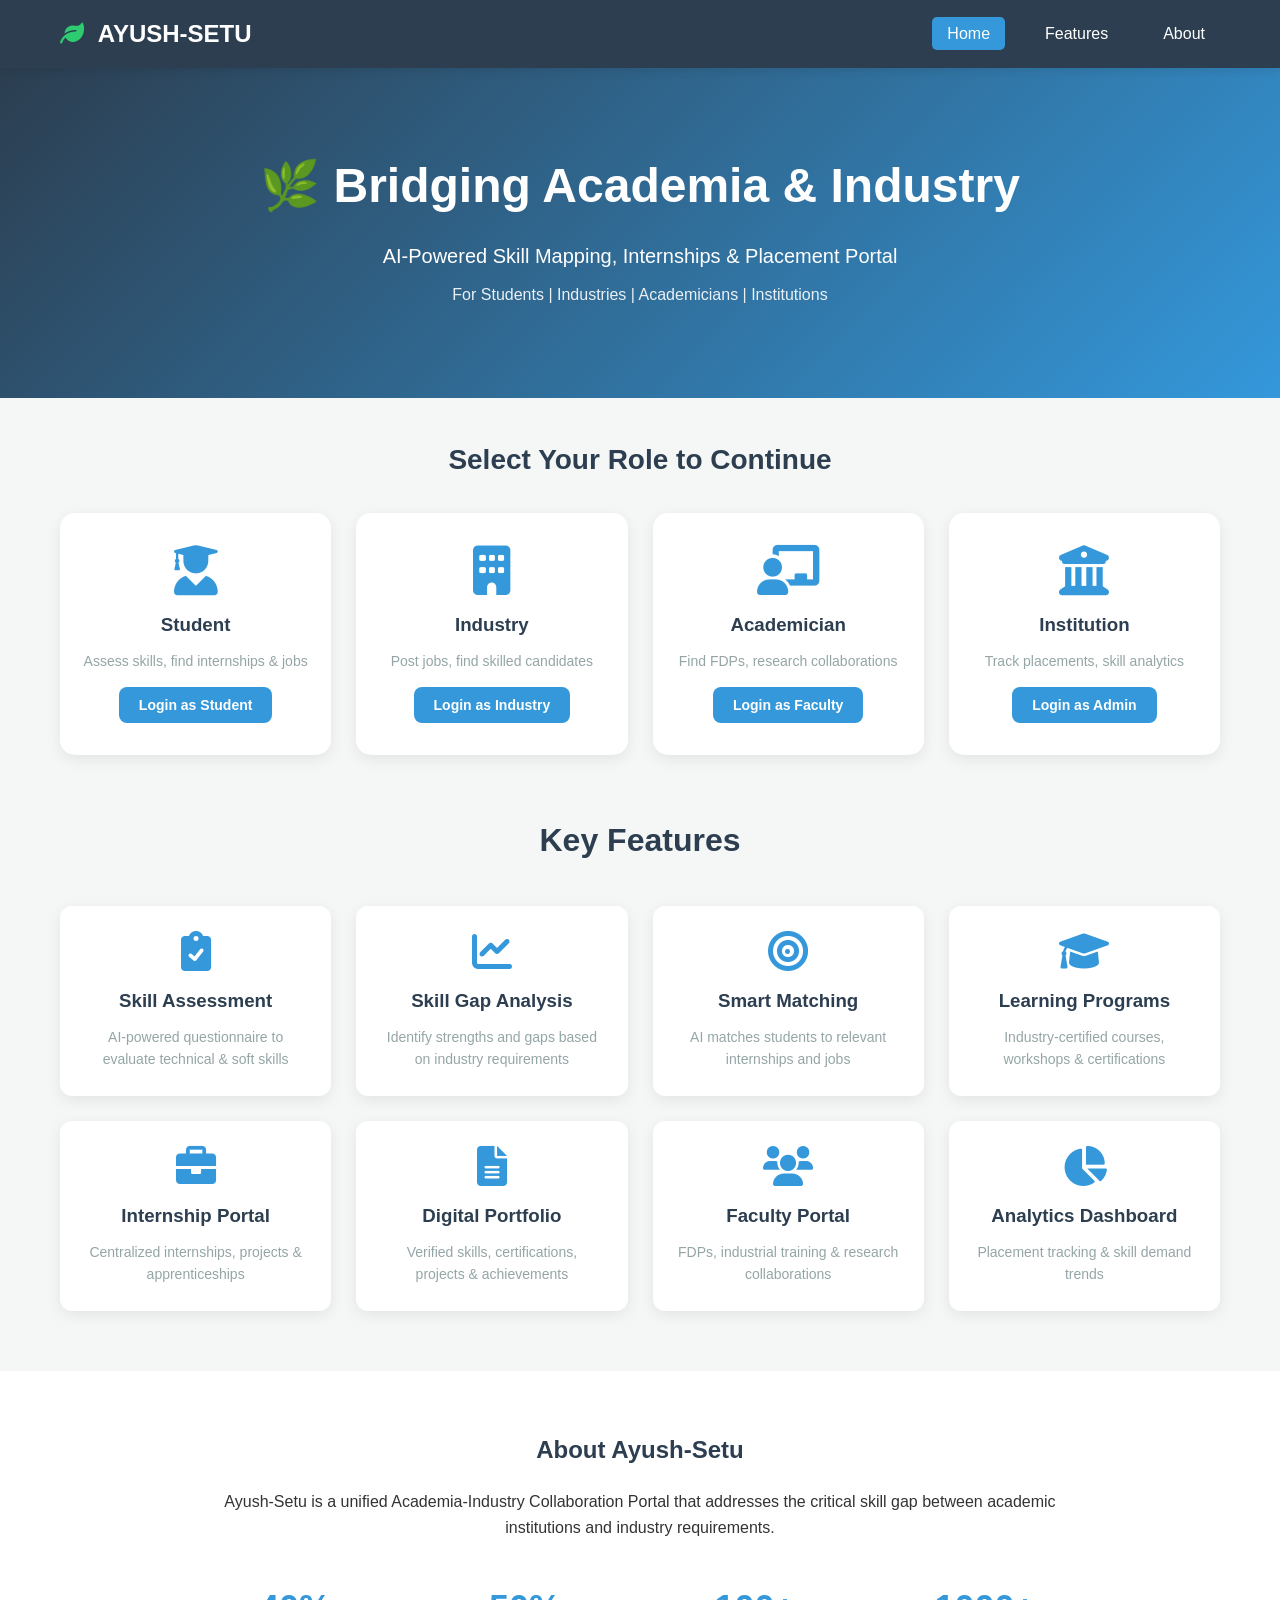
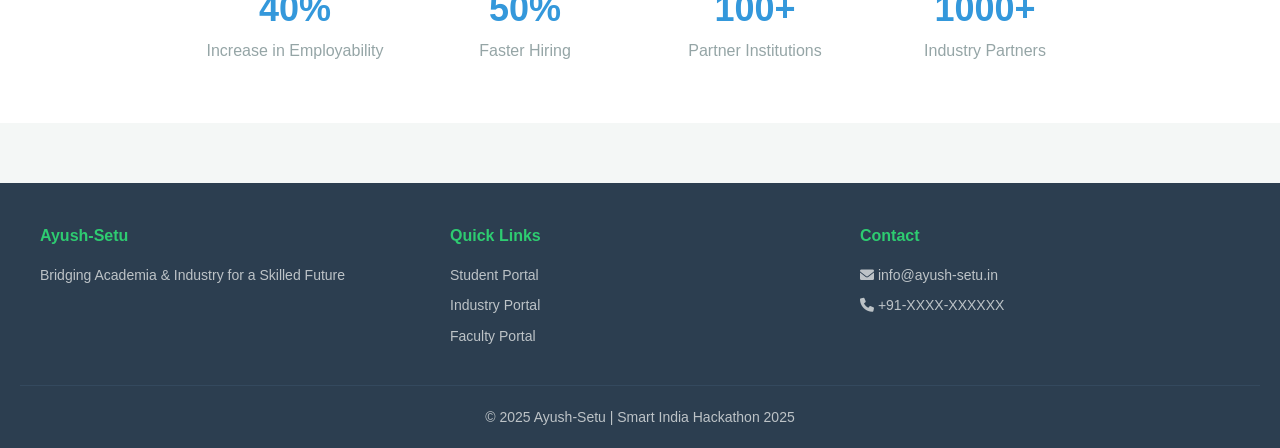
<file: index.html>
<!DOCTYPE html>
<html lang="en">
<head>
    <meta charset="UTF-8">
    <meta name="viewport" content="width=device-width, initial-scale=1.0">
    <title>Ayush-Setu | Academia-Industry Collaboration Portal</title>
    <link rel="stylesheet" href="css/style.css">
    <link href="https://cdnjs.cloudflare.com/ajax/libs/font-awesome/6.0.0/css/all.min.css" rel="stylesheet">
</head>
<body>

<nav class="navbar">
    <div class="nav-container">
        <div class="logo"><i class="fas fa-leaf"></i> AYUSH-SETU</div>
        <ul class="nav-links">
            <li><a href="index.html" class="active">Home</a></li>
            <li><a href="#features">Features</a></li>
            <li><a href="#about">About</a></li>
        </ul>
    </div>
</nav>

<section class="hero">
    <div class="hero-content">
        <h1>🌿 Bridging Academia & Industry</h1>
        <p>AI-Powered Skill Mapping, Internships & Placement Portal</p>
        <p class="subtitle">For Students | Industries | Academicians | Institutions</p>
    </div>
</section>

<section class="login-section">
    <h2>Select Your Role to Continue</h2>
    <div class="login-cards">
        <div class="login-card" onclick="window.location.href='student.html'">
            <i class="fas fa-user-graduate"></i>
            <h3>Student</h3>
            <p>Assess skills, find internships & jobs</p>
            <button class="btn btn-primary">Login as Student</button>
        </div>
        <div class="login-card" onclick="window.location.href='company.html'">
            <i class="fas fa-building"></i>
            <h3>Industry</h3>
            <p>Post jobs, find skilled candidates</p>
            <button class="btn btn-primary">Login as Industry</button>
        </div>
        <div class="login-card" onclick="window.location.href='faculty.html'">
            <i class="fas fa-chalkboard-teacher"></i>
            <h3>Academician</h3>
            <p>Find FDPs, research collaborations</p>
            <button class="btn btn-primary">Login as Faculty</button>
        </div>
        <div class="login-card" onclick="window.location.href='admin.html'">
            <i class="fas fa-university"></i>
            <h3>Institution</h3>
            <p>Track placements, skill analytics</p>
            <button class="btn btn-primary">Login as Admin</button>
        </div>
    </div>
</section>

<section id="features" class="features-section">
    <h2>Key Features</h2>
    <div class="features-grid">
        <div class="feature-card">
            <i class="fas fa-clipboard-check"></i>
            <h3>Skill Assessment</h3>
            <p>AI-powered questionnaire to evaluate technical & soft skills</p>
        </div>
        <div class="feature-card">
            <i class="fas fa-chart-line"></i>
            <h3>Skill Gap Analysis</h3>
            <p>Identify strengths and gaps based on industry requirements</p>
        </div>
        <div class="feature-card">
            <i class="fas fa-bullseye"></i>
            <h3>Smart Matching</h3>
            <p>AI matches students to relevant internships and jobs</p>
        </div>
        <div class="feature-card">
            <i class="fas fa-graduation-cap"></i>
            <h3>Learning Programs</h3>
            <p>Industry-certified courses, workshops & certifications</p>
        </div>
        <div class="feature-card">
            <i class="fas fa-briefcase"></i>
            <h3>Internship Portal</h3>
            <p>Centralized internships, projects & apprenticeships</p>
        </div>
        <div class="feature-card">
            <i class="fas fa-file-alt"></i>
            <h3>Digital Portfolio</h3>
            <p>Verified skills, certifications, projects & achievements</p>
        </div>
        <div class="feature-card">
            <i class="fas fa-users"></i>
            <h3>Faculty Portal</h3>
            <p>FDPs, industrial training & research collaborations</p>
        </div>
        <div class="feature-card">
            <i class="fas fa-chart-pie"></i>
            <h3>Analytics Dashboard</h3>
            <p>Placement tracking & skill demand trends</p>
        </div>
    </div>
</section>

<section id="about" class="about-section">
    <h2>About Ayush-Setu</h2>
    <div class="about-content">
        <p>Ayush-Setu is a unified Academia-Industry Collaboration Portal that addresses the critical skill gap between academic institutions and industry requirements.</p>
        <div class="stats">
            <div class="stat"><h3>40%</h3><p>Increase in Employability</p></div>
            <div class="stat"><h3>50%</h3><p>Faster Hiring</p></div>
            <div class="stat"><h3>100+</h3><p>Partner Institutions</p></div>
            <div class="stat"><h3>1000+</h3><p>Industry Partners</p></div>
        </div>
    </div>
</section>

<footer class="footer">
    <div class="footer-content">
        <div class="footer-section">
            <h4>Ayush-Setu</h4>
            <p>Bridging Academia & Industry for a Skilled Future</p>
        </div>
        <div class="footer-section">
            <h4>Quick Links</h4>
            <ul>
                <li><a href="student.html">Student Portal</a></li>
                <li><a href="company.html">Industry Portal</a></li>
                <li><a href="faculty.html">Faculty Portal</a></li>
            </ul>
        </div>
        <div class="footer-section">
            <h4>Contact</h4>
            <p><i class="fas fa-envelope"></i> info@ayush-setu.in</p>
            <p><i class="fas fa-phone"></i> +91-XXXX-XXXXXX</p>
        </div>
    </div>
    <div class="footer-bottom">
        <p>© 2025 Ayush-Setu | Smart India Hackathon 2025</p>
    </div>
</footer>

<script src="js/app.js"></script>
</body>
</html>
</file>
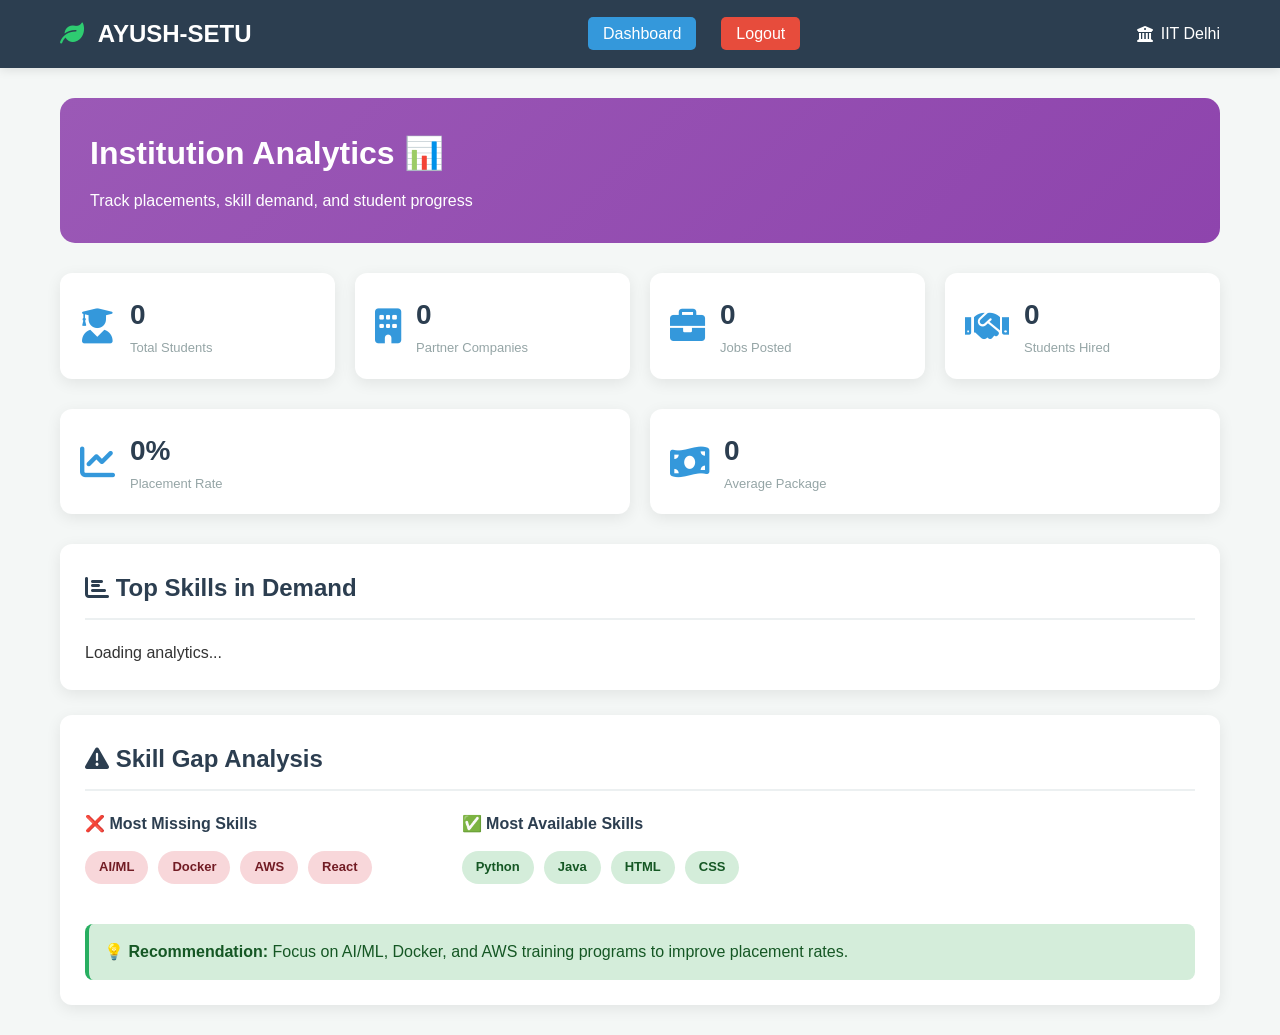
<file: admin.html>
<!DOCTYPE html>
<html lang="en">
<head>
    <meta charset="UTF-8">
    <meta name="viewport" content="width=device-width, initial-scale=1.0">
    <title>Admin Dashboard | Ayush-Setu</title>
    <link rel="stylesheet" href="css/style.css">
    <link href="https://cdnjs.cloudflare.com/ajax/libs/font-awesome/6.0.0/css/all.min.css" rel="stylesheet">
</head>
<body>

<nav class="navbar">
    <div class="nav-container">
        <div class="logo"><i class="fas fa-leaf"></i> AYUSH-SETU</div>
        <ul class="nav-links">
            <li><a href="admin.html" class="active">Dashboard</a></li>
            <li><a href="index.html" class="logout" onclick="logout()">Logout</a></li>
        </ul>
        <div class="user-info"><i class="fas fa-university"></i> IIT Delhi</div>
    </div>
</nav>

<div class="dashboard-container">
    <div class="welcome-banner admin">
        <h1>Institution Analytics 📊</h1>
        <p>Track placements, skill demand, and student progress</p>
    </div>

    <div class="stats-grid">
        <div class="stat-card">
            <i class="fas fa-user-graduate"></i>
            <div class="stat-info"><h3 id="totalStudents">0</h3><p>Total Students</p></div>
        </div>
        <div class="stat-card">
            <i class="fas fa-building"></i>
            <div class="stat-info"><h3 id="totalCompanies">0</h3><p>Partner Companies</p></div>
        </div>
        <div class="stat-card">
            <i class="fas fa-briefcase"></i>
            <div class="stat-info"><h3 id="totalJobs">0</h3><p>Jobs Posted</p></div>
        </div>
        <div class="stat-card">
            <i class="fas fa-handshake"></i>
            <div class="stat-info"><h3 id="totalHired">0</h3><p>Students Hired</p></div>
        </div>
    </div>

    <div class="stats-grid">
        <div class="stat-card">
            <i class="fas fa-chart-line"></i>
            <div class="stat-info"><h3 id="placementRate">0%</h3><p>Placement Rate</p></div>
        </div>
        <div class="stat-card">
            <i class="fas fa-money-bill-wave"></i>
            <div class="stat-info"><h3 id="avgPackage">0</h3><p>Average Package</p></div>
        </div>
    </div>

    <div class="card">
        <h2><i class="fas fa-chart-bar"></i> Top Skills in Demand</h2>
        <div id="skillDemand">
            <p>Loading analytics...</p>
        </div>
    </div>

    <div class="card">
        <h2><i class="fas fa-exclamation-triangle"></i> Skill Gap Analysis</h2>
        <div class="skills-comparison">
            <div class="skills-column">
                <h4>❌ Most Missing Skills</h4>
                <div class="skill-tags">
                    <span class="skill-tag missing">AI/ML</span>
                    <span class="skill-tag missing">Docker</span>
                    <span class="skill-tag missing">AWS</span>
                    <span class="skill-tag missing">React</span>
                </div>
            </div>
            <div class="skills-column">
                <h4>✅ Most Available Skills</h4>
                <div class="skill-tags">
                    <span class="skill-tag have">Python</span>
                    <span class="skill-tag have">Java</span>
                    <span class="skill-tag have">HTML</span>
                    <span class="skill-tag have">CSS</span>
                </div>
            </div>
        </div>
        <div class="success-message" style="margin-top: 20px;">
            <strong>💡 Recommendation:</strong> Focus on AI/ML, Docker, and AWS training programs to improve placement rates.
        </div>
    </div>
</div>

<script src="js/app.js"></script>
<script>
    document.addEventListener('DOMContentLoaded', loadAdminDashboard);
</script>
</body>
</html>
</file>
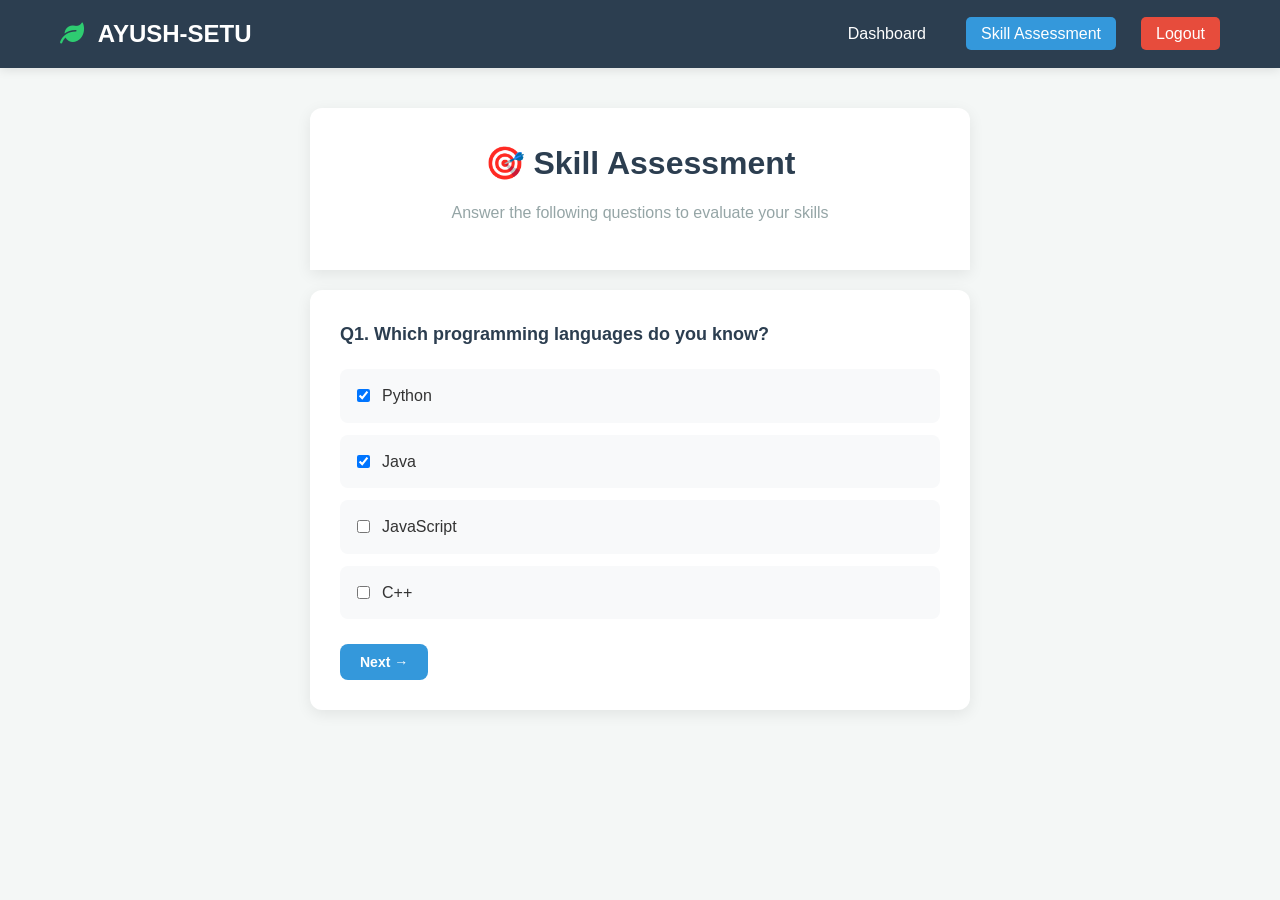
<file: assessment.html>
<!DOCTYPE html>
<html lang="en">
<head>
    <meta charset="UTF-8">
    <meta name="viewport" content="width=device-width, initial-scale=1.0">
    <title>Skill Assessment | Ayush-Setu</title>
    <link rel="stylesheet" href="css/style.css">
    <link rel="stylesheet" href="https://cdn.jsdelivr.net/npm/@fortawesome/fontawesome-free@6.0.0/css/all.min.css">
</head>
<body>

<nav class="navbar">
    <div class="nav-container">
        <div class="logo"><i class="fas fa-leaf"></i> AYUSH-SETU</div>
        <ul class="nav-links">
            <li><a href="student.html">Dashboard</a></li>
            <li><a href="assessment.html" class="active">Skill Assessment</a></li>
            <li><a href="index.html" class="logout" onclick="logout()">Logout</a></li>
        </ul>
    </div>
</nav>

<div class="assessment-container">
    <div class="assessment-header">
        <h1>🎯 Skill Assessment</h1>
        <p>Answer the following questions to evaluate your skills</p>
    </div>

    <div class="question-card active" id="q1">
        <h3>Q1. Which programming languages do you know?</h3>
        <div class="options">
            <label class="option"><input type="checkbox" value="Python" checked> Python</label>
            <label class="option"><input type="checkbox" value="Java" checked> Java</label>
            <label class="option"><input type="checkbox" value="JavaScript"> JavaScript</label>
            <label class="option"><input type="checkbox" value="C++"> C++</label>
        </div>
        <button class="btn btn-primary" onclick="document.getElementById('q1').classList.remove('active');document.getElementById('q2').classList.add('active');">Next →</button>
    </div>

    <div class="question-card" id="q2">
        <h3>Q2. Which web technologies do you know?</h3>
        <div class="options">
            <label class="option"><input type="checkbox" value="HTML" checked> HTML</label>
            <label class="option"><input type="checkbox" value="CSS" checked> CSS</label>
            <label class="option"><input type="checkbox" value="React"> React.js</label>
            <label class="option"><input type="checkbox" value="Node.js"> Node.js</label>
        </div>
        <button class="btn btn-primary" onclick="document.getElementById('q2').classList.remove('active');document.getElementById('q3').classList.add('active');">Next →</button>
    </div>

    <div class="question-card" id="q3">
        <h3>Q3. Do you have AI/ML experience?</h3>
        <div class="options">
            <label class="option"><input type="radio" name="aiml" value="Yes"> Yes</label>
            <label class="option"><input type="radio" name="aiml" value="No" checked> No</label>
        </div>
        <button class="btn btn-primary" onclick="submitAssessmentFinal()">Submit Assessment</button>
    </div>

    <div class="question-card" id="result">
        <h2>🎉 Assessment Complete!</h2>
        <div id="resultContent">
            <p>Analyzing your skills...</p>
        </div>
        <a href="student.html" class="btn btn-primary" style="margin-top: 20px;">Go to Dashboard</a>
    </div>
</div>

<script src="js/app.js"></script>
<script>
    function submitAssessmentFinal() {
        document.getElementById('q3').classList.remove('active');
        document.getElementById('result').classList.add('active');
        
        // Call backend assessment API
        fetch('https://druva-kshitij.onrender.com/api/assessment', {
            method: 'POST',
            headers: { 'Content-Type': 'application/json' },
            body: JSON.stringify({
                skills: ['Python', 'Java', 'HTML', 'CSS'],
                career_interest: 'Software Developer'
            })
        })
        .then(res => res.json())
        .then(data => displayAssessmentResults(data))
        .catch(err => {
            document.getElementById('resultContent').innerHTML = '<p>Error connecting to server. Make sure backend is running.</p>';
        });
    }
</script>
</body>
</html>
</file>
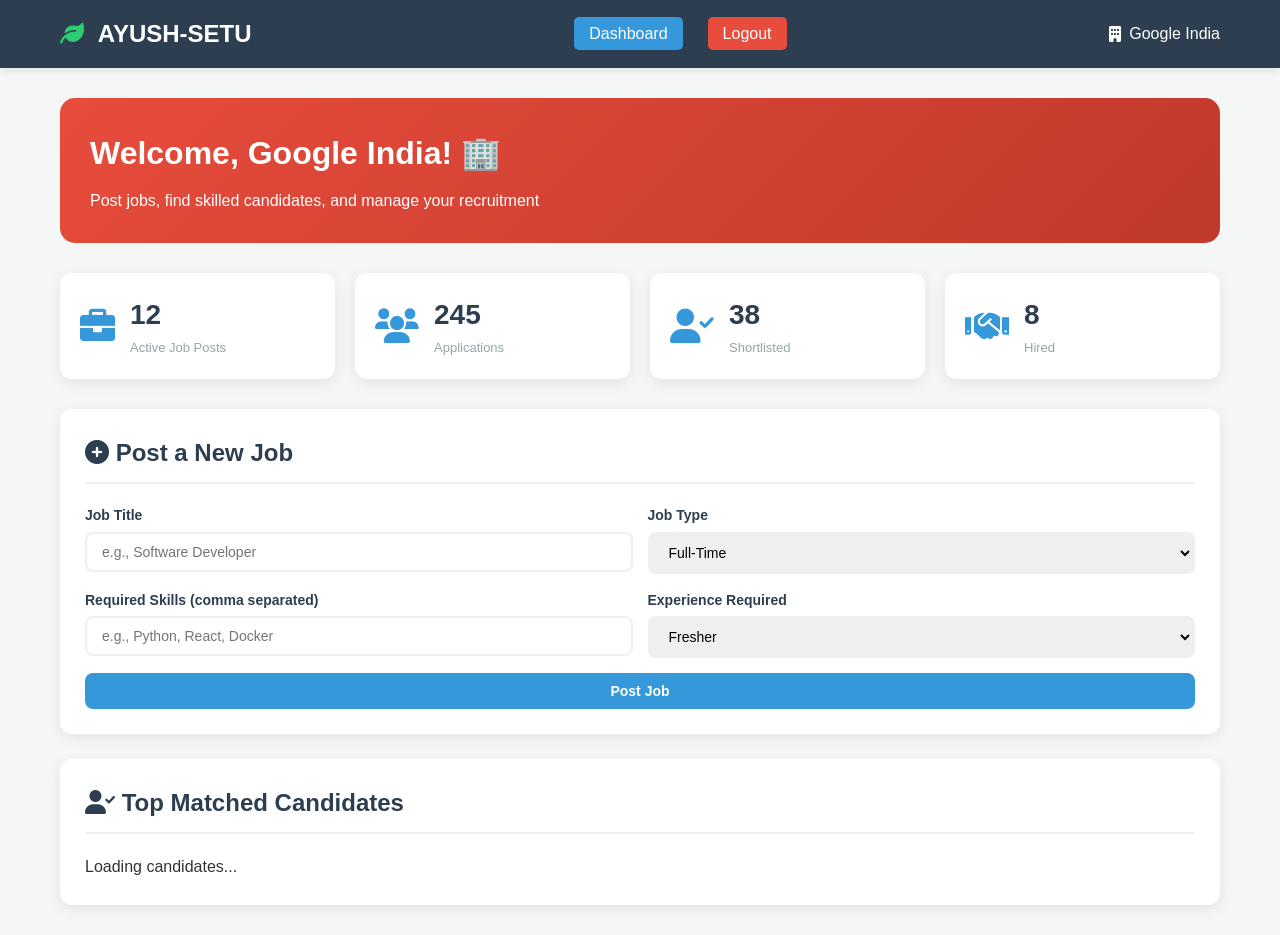
<file: company.html>
<!DOCTYPE html>
<html lang="en">
<head>
    <meta charset="UTF-8">
    <meta name="viewport" content="width=device-width, initial-scale=1.0">
    <title>Company Dashboard | Ayush-Setu</title>
    <link rel="stylesheet" href="css/style.css">
    <link href="https://cdnjs.cloudflare.com/ajax/libs/font-awesome/6.0.0/css/all.min.css" rel="stylesheet">
</head>
<body>

<nav class="navbar">
    <div class="nav-container">
        <div class="logo"><i class="fas fa-leaf"></i> AYUSH-SETU</div>
        <ul class="nav-links">
            <li><a href="company.html" class="active">Dashboard</a></li>
            <li><a href="index.html" class="logout" onclick="logout()">Logout</a></li>
        </ul>
        <div class="user-info"><i class="fas fa-building"></i> Google India</div>
    </div>
</nav>

<div class="dashboard-container">
    <div class="welcome-banner company">
        <h1>Welcome, Google India! 🏢</h1>
        <p>Post jobs, find skilled candidates, and manage your recruitment</p>
    </div>

    <div class="stats-grid">
        <div class="stat-card">
            <i class="fas fa-briefcase"></i>
            <div class="stat-info"><h3>12</h3><p>Active Job Posts</p></div>
        </div>
        <div class="stat-card">
            <i class="fas fa-users"></i>
            <div class="stat-info"><h3>245</h3><p>Applications</p></div>
        </div>
        <div class="stat-card">
            <i class="fas fa-user-check"></i>
            <div class="stat-info"><h3>38</h3><p>Shortlisted</p></div>
        </div>
        <div class="stat-card">
            <i class="fas fa-handshake"></i>
            <div class="stat-info"><h3>8</h3><p>Hired</p></div>
        </div>
    </div>

    <div class="card">
        <h2><i class="fas fa-plus-circle"></i> Post a New Job</h2>
        <form class="job-form" id="jobForm" onsubmit="postJob(event)">
            <div class="form-row">
                <div class="form-group">
                    <label>Job Title</label>
                    <input type="text" id="jobTitle" placeholder="e.g., Software Developer" required>
                </div>
                <div class="form-group">
                    <label>Job Type</label>
                    <select id="jobType">
                        <option>Full-Time</option>
                        <option>Internship</option>
                        <option>Apprenticeship</option>
                    </select>
                </div>
            </div>
            <div class="form-row">
                <div class="form-group">
                    <label>Required Skills (comma separated)</label>
                    <input type="text" id="jobSkills" placeholder="e.g., Python, React, Docker" required>
                </div>
                <div class="form-group">
                    <label>Experience Required</label>
                    <select id="jobExperience">
                        <option>Fresher</option>
                        <option>0-1 years</option>
                        <option>1-3 years</option>
                    </select>
                </div>
            </div>
            <button type="submit" class="btn btn-primary">Post Job</button>
        </form>
        <div id="jobPostResult"></div>
    </div>

    <div class="card">
        <h2><i class="fas fa-user-check"></i> Top Matched Candidates</h2>
        <div class="candidate-list" id="candidateList">
            <p>Loading candidates...</p>
        </div>
    </div>
</div>

<script src="js/app.js"></script>
<script>
    document.addEventListener('DOMContentLoaded', loadCompanyDashboard);
</script>
</body>
</html>
</file>
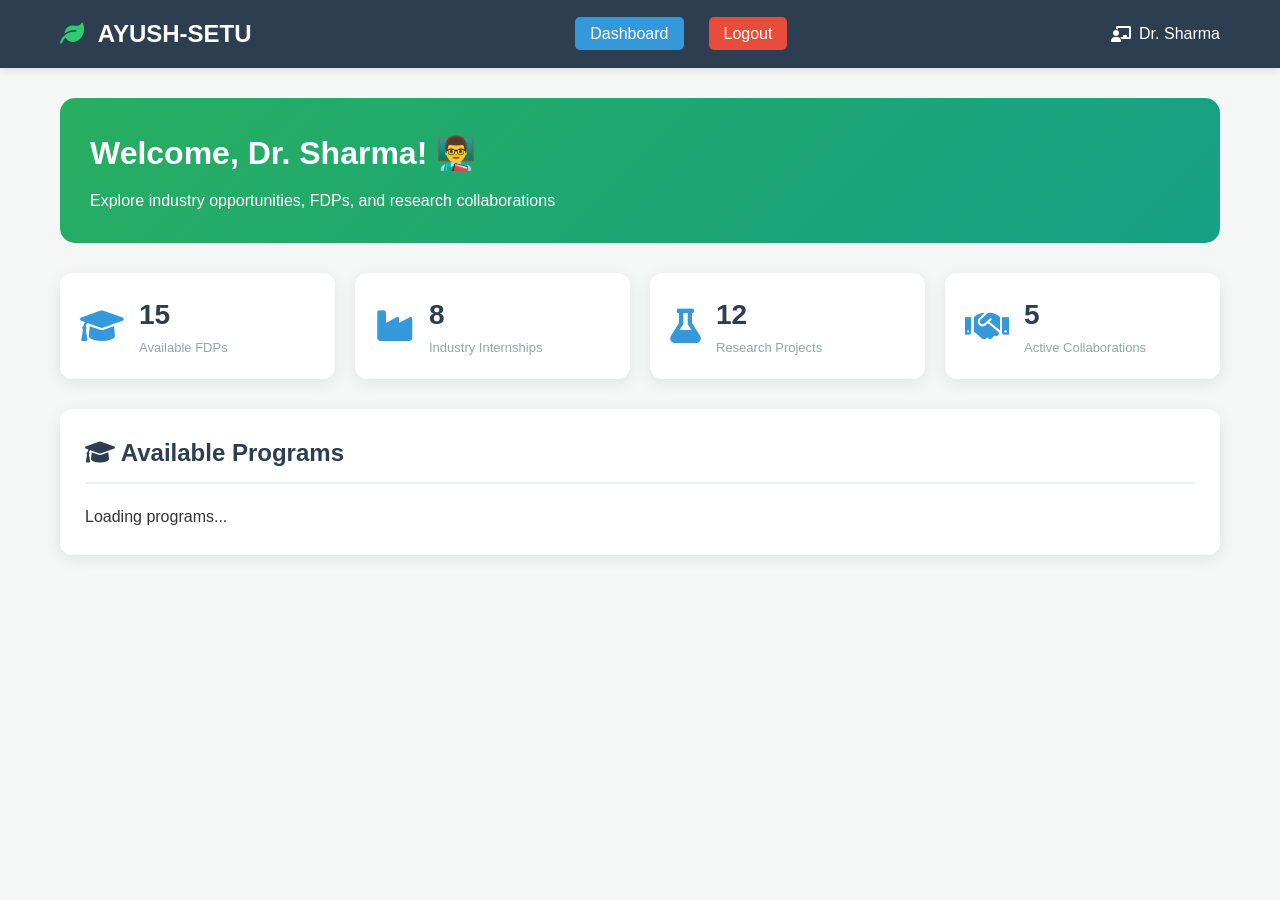
<file: faculty.html>
<!DOCTYPE html>
<html lang="en">
<head>
    <meta charset="UTF-8">
    <meta name="viewport" content="width=device-width, initial-scale=1.0">
    <title>Faculty Dashboard | Ayush-Setu</title>
    <link rel="stylesheet" href="css/style.css">
    <link href="https://cdnjs.cloudflare.com/ajax/libs/font-awesome/6.0.0/css/all.min.css" rel="stylesheet">
</head>
<body>

<nav class="navbar">
    <div class="nav-container">
        <div class="logo"><i class="fas fa-leaf"></i> AYUSH-SETU</div>
        <ul class="nav-links">
            <li><a href="faculty.html" class="active">Dashboard</a></li>
            <li><a href="index.html" class="logout" onclick="logout()">Logout</a></li>
        </ul>
        <div class="user-info"><i class="fas fa-chalkboard-teacher"></i> Dr. Sharma</div>
    </div>
</nav>

<div class="dashboard-container">
    <div class="welcome-banner faculty">
        <h1>Welcome, Dr. Sharma! 👨‍🏫</h1>
        <p>Explore industry opportunities, FDPs, and research collaborations</p>
    </div>

    <div class="stats-grid">
        <div class="stat-card">
            <i class="fas fa-graduation-cap"></i>
            <div class="stat-info"><h3>15</h3><p>Available FDPs</p></div>
        </div>
        <div class="stat-card">
            <i class="fas fa-industry"></i>
            <div class="stat-info"><h3>8</h3><p>Industry Internships</p></div>
        </div>
        <div class="stat-card">
            <i class="fas fa-flask"></i>
            <div class="stat-info"><h3>12</h3><p>Research Projects</p></div>
        </div>
        <div class="stat-card">
            <i class="fas fa-handshake"></i>
            <div class="stat-info"><h3>5</h3><p>Active Collaborations</p></div>
        </div>
    </div>

    <div class="card">
        <h2><i class="fas fa-graduation-cap"></i> Available Programs</h2>
        <div class="job-list" id="programList">
            <p>Loading programs...</p>
        </div>
    </div>
</div>

<script src="js/app.js"></script>
<script>
    document.addEventListener('DOMContentLoaded', loadFacultyDashboard);
</script>
</body>
</html>
</file>
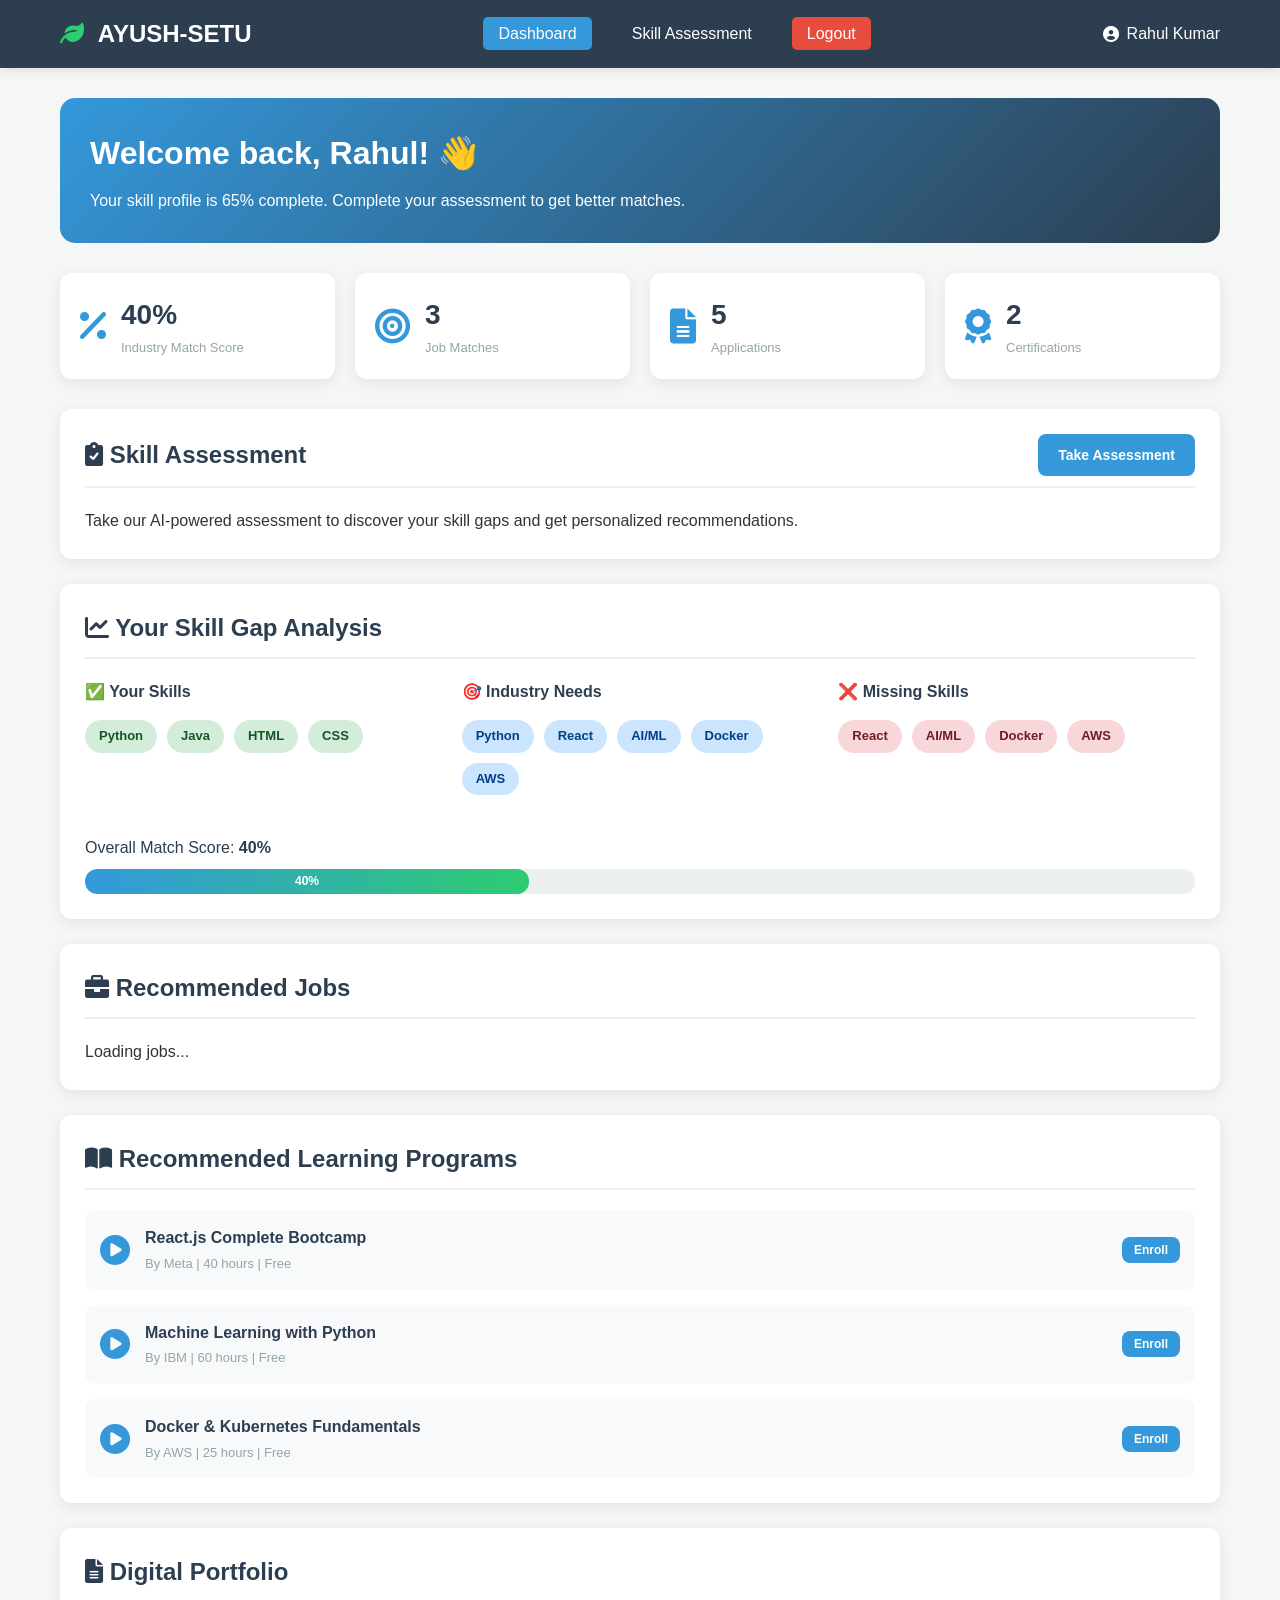
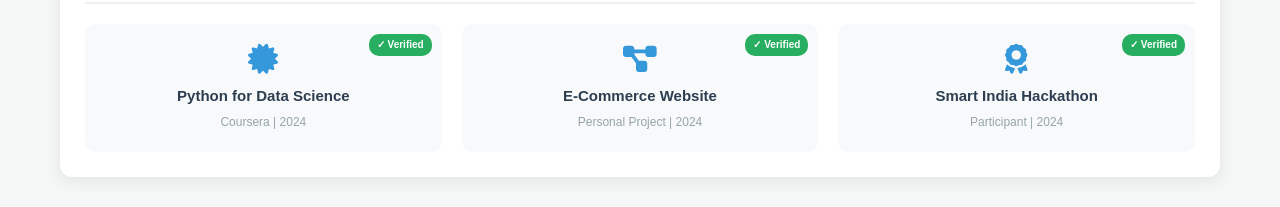
<file: student.html>
<!DOCTYPE html>
<html lang="en">
<head>
    <meta charset="UTF-8">
    <meta name="viewport" content="width=device-width, initial-scale=1.0">
    <title>Student Dashboard | Ayush-Setu</title>
    <link rel="stylesheet" href="css/style.css">
    <link rel="stylesheet" href="https://cdn.jsdelivr.net/npm/@fortawesome/fontawesome-free@6.0.0/css/all.min.css">
</head>
<body>

<nav class="navbar">
    <div class="nav-container">
        <div class="logo"><i class="fas fa-leaf"></i> AYUSH-SETU</div>
        <ul class="nav-links">
            <li><a href="student.html" class="active">Dashboard</a></li>
            <li><a href="assessment.html">Skill Assessment</a></li>
            <li><a href="index.html" class="logout" onclick="logout()">Logout</a></li>
        </ul>
        <div class="user-info"><i class="fas fa-user-circle"></i> Rahul Kumar</div>
    </div>
</nav>

<div class="dashboard-container">
    <div class="welcome-banner">
        <h1>Welcome back, Rahul! 👋</h1>
        <p>Your skill profile is 65% complete. Complete your assessment to get better matches.</p>
    </div>

    <div class="stats-grid">
        <div class="stat-card">
            <i class="fas fa-percentage"></i>
            <div class="stat-info"><h3>40%</h3><p>Industry Match Score</p></div>
        </div>
        <div class="stat-card">
            <i class="fas fa-bullseye"></i>
            <div class="stat-info"><h3>3</h3><p>Job Matches</p></div>
        </div>
        <div class="stat-card">
            <i class="fas fa-file-alt"></i>
            <div class="stat-info"><h3>5</h3><p>Applications</p></div>
        </div>
        <div class="stat-card">
            <i class="fas fa-award"></i>
            <div class="stat-info"><h3>2</h3><p>Certifications</p></div>
        </div>
    </div>

    <div class="card">
        <div class="card-header">
            <h2><i class="fas fa-clipboard-check"></i> Skill Assessment</h2>
            <a href="assessment.html" class="btn btn-primary">Take Assessment</a>
        </div>
        <p>Take our AI-powered assessment to discover your skill gaps and get personalized recommendations.</p>
    </div>

    <div class="card">
        <h2><i class="fas fa-chart-line"></i> Your Skill Gap Analysis</h2>
        <div class="skills-comparison">
            <div class="skills-column">
                <h4>✅ Your Skills</h4>
                <div class="skill-tags">
                    <span class="skill-tag have">Python</span>
                    <span class="skill-tag have">Java</span>
                    <span class="skill-tag have">HTML</span>
                    <span class="skill-tag have">CSS</span>
                </div>
            </div>
            <div class="skills-column">
                <h4>🎯 Industry Needs</h4>
                <div class="skill-tags">
                    <span class="skill-tag need">Python</span>
                    <span class="skill-tag need">React</span>
                    <span class="skill-tag need">AI/ML</span>
                    <span class="skill-tag need">Docker</span>
                    <span class="skill-tag need">AWS</span>
                </div>
            </div>
            <div class="skills-column">
                <h4>❌ Missing Skills</h4>
                <div class="skill-tags">
                    <span class="skill-tag missing">React</span>
                    <span class="skill-tag missing">AI/ML</span>
                    <span class="skill-tag missing">Docker</span>
                    <span class="skill-tag missing">AWS</span>
                </div>
            </div>
        </div>
        <div class="progress-bar-container">
            <label>Overall Match Score: <strong>40%</strong></label>
            <div class="progress-bar">
                <div class="progress-fill" style="width: 40%;">40%</div>
            </div>
        </div>
    </div>

    <div class="card">
        <h2><i class="fas fa-briefcase"></i> Recommended Jobs</h2>
        <div class="job-list" id="jobList">
            <p>Loading jobs...</p>
        </div>
    </div>

    <div class="card">
        <h2><i class="fas fa-book-open"></i> Recommended Learning Programs</h2>
        <div class="learning-list">
            <div class="learning-item">
                <i class="fas fa-play-circle"></i>
                <div><h4>React.js Complete Bootcamp</h4><p>By Meta | 40 hours | Free</p></div>
                <button class="btn btn-primary btn-small">Enroll</button>
            </div>
            <div class="learning-item">
                <i class="fas fa-play-circle"></i>
                <div><h4>Machine Learning with Python</h4><p>By IBM | 60 hours | Free</p></div>
                <button class="btn btn-primary btn-small">Enroll</button>
            </div>
            <div class="learning-item">
                <i class="fas fa-play-circle"></i>
                <div><h4>Docker & Kubernetes Fundamentals</h4><p>By AWS | 25 hours | Free</p></div>
                <button class="btn btn-primary btn-small">Enroll</button>
            </div>
        </div>
    </div>

    <div class="card">
        <h2><i class="fas fa-file-alt"></i> Digital Portfolio</h2>
        <div class="portfolio-grid">
            <div class="portfolio-item">
                <span class="verified">✓ Verified</span>
                <i class="fas fa-certificate"></i>
                <h4>Python for Data Science</h4>
                <p>Coursera | 2024</p>
            </div>
            <div class="portfolio-item">
                <span class="verified">✓ Verified</span>
                <i class="fas fa-project-diagram"></i>
                <h4>E-Commerce Website</h4>
                <p>Personal Project | 2024</p>
            </div>
            <div class="portfolio-item">
                <span class="verified">✓ Verified</span>
                <i class="fas fa-award"></i>
                <h4>Smart India Hackathon</h4>
                <p>Participant | 2024</p>
            </div>
        </div>
    </div>
</div>

<script src="js/app.js"></script>
<script>
    document.addEventListener('DOMContentLoaded', loadStudentDashboard);
</script>
</body>
</html>
</file>
<file: css/style.css>
/* ==================== GLOBAL STYLES ==================== */
* {
    margin: 0;
    padding: 0;
    box-sizing: border-box;
    font-family: 'Segoe UI', Tahoma, Geneva, Verdana, sans-serif;
}

:root {
    --primary: #2c3e50;
    --secondary: #3498db;
    --success: #27ae60;
    --danger: #e74c3c;
    --warning: #f39c12;
    --light: #ecf0f1;
    --dark: #1a252f;
    --white: #ffffff;
    --gray: #95a5a6;
}

body {
    background: #f4f7f6;
    color: #333;
    line-height: 1.6;
}

/* ==================== NAVBAR ==================== */
.navbar {
    background: var(--primary);
    color: white;
    padding: 15px 0;
    position: sticky;
    top: 0;
    z-index: 1000;
    box-shadow: 0 2px 10px rgba(0,0,0,0.1);
}

.nav-container {
    max-width: 1200px;
    margin: 0 auto;
    padding: 0 20px;
    display: flex;
    justify-content: space-between;
    align-items: center;
}

.logo {
    font-size: 24px;
    font-weight: bold;
    color: white;
}

.logo i {
    color: #2ecc71;
    margin-right: 8px;
}

.nav-links {
    display: flex;
    list-style: none;
    gap: 25px;
}

.nav-links a {
    color: white;
    text-decoration: none;
    padding: 8px 15px;
    border-radius: 5px;
    transition: all 0.3s;
}

.nav-links a:hover,
.nav-links a.active {
    background: var(--secondary);
}

.nav-links a.logout {
    background: var(--danger);
}

.user-info {
    color: white;
    display: flex;
    align-items: center;
    gap: 8px;
    font-weight: 500;
}

/* ==================== HERO SECTION ==================== */
.hero {
    background: linear-gradient(135deg, #2c3e50 0%, #3498db 100%);
    color: white;
    padding: 80px 20px;
    text-align: center;
}

.hero-content h1 {
    font-size: 48px;
    margin-bottom: 15px;
}

.hero-content p {
    font-size: 20px;
    margin-bottom: 10px;
}

.hero-content .subtitle {
    font-size: 16px;
    opacity: 0.9;
}

/* ==================== LOGIN SECTION ==================== */
.login-section {
    max-width: 1200px;
    margin: 40px auto;
    padding: 0 20px;
}

.login-section h2 {
    text-align: center;
    margin-bottom: 30px;
    color: var(--primary);
    font-size: 28px;
}

.login-cards {
    display: grid;
    grid-template-columns: repeat(auto-fit, minmax(250px, 1fr));
    gap: 25px;
}

.login-card {
    background: white;
    padding: 30px 20px;
    border-radius: 15px;
    text-align: center;
    cursor: pointer;
    transition: all 0.3s;
    box-shadow: 0 4px 15px rgba(0,0,0,0.08);
    border: 2px solid transparent;
}

.login-card:hover {
    transform: translateY(-5px);
    box-shadow: 0 8px 25px rgba(0,0,0,0.15);
    border-color: var(--secondary);
}

.login-card i {
    font-size: 50px;
    color: var(--secondary);
    margin-bottom: 15px;
}

.login-card h3 {
    margin-bottom: 10px;
    color: var(--primary);
}

.login-card p {
    color: var(--gray);
    font-size: 14px;
    margin-bottom: 15px;
}

/* ==================== BUTTONS ==================== */
.btn {
    padding: 10px 20px;
    border: none;
    border-radius: 8px;
    cursor: pointer;
    font-size: 14px;
    font-weight: 600;
    transition: all 0.3s;
    text-decoration: none;
    display: inline-block;
}

.btn-primary {
    background: var(--secondary);
    color: white;
}

.btn-primary:hover {
    background: #2980b9;
    transform: translateY(-2px);
}

.btn-success {
    background: var(--success);
    color: white;
}

.btn-small {
    padding: 6px 12px;
    font-size: 12px;
}

/* ==================== FEATURES SECTION ==================== */
.features-section {
    max-width: 1200px;
    margin: 60px auto;
    padding: 0 20px;
}

.features-section h2 {
    text-align: center;
    margin-bottom: 40px;
    color: var(--primary);
    font-size: 32px;
}

.features-grid {
    display: grid;
    grid-template-columns: repeat(auto-fit, minmax(250px, 1fr));
    gap: 25px;
}

.feature-card {
    background: white;
    padding: 25px;
    border-radius: 12px;
    text-align: center;
    box-shadow: 0 4px 15px rgba(0,0,0,0.08);
    transition: all 0.3s;
}

.feature-card:hover {
    transform: translateY(-5px);
    box-shadow: 0 8px 25px rgba(0,0,0,0.15);
}

.feature-card i {
    font-size: 40px;
    color: var(--secondary);
    margin-bottom: 15px;
}

.feature-card h3 {
    color: var(--primary);
    margin-bottom: 10px;
}

.feature-card p {
    color: var(--gray);
    font-size: 14px;
}

/* ==================== ABOUT SECTION ==================== */
.about-section {
    background: white;
    padding: 60px 20px;
    margin-top: 40px;
}

.about-section h2 {
    text-align: center;
    margin-bottom: 20px;
    color: var(--primary);
}

.about-content {
    max-width: 900px;
    margin: 0 auto;
    text-align: center;
}

.stats {
    display: grid;
    grid-template-columns: repeat(4, 1fr);
    gap: 20px;
    margin-top: 40px;
}

.stat h3 {
    font-size: 36px;
    color: var(--secondary);
}

.stat p {
    color: var(--gray);
}

/* ==================== DASHBOARD CONTAINER ==================== */
.dashboard-container {
    max-width: 1200px;
    margin: 30px auto;
    padding: 0 20px;
}

.welcome-banner {
    background: linear-gradient(135deg, #3498db, #2c3e50);
    color: white;
    padding: 30px;
    border-radius: 15px;
    margin-bottom: 30px;
}

.welcome-banner.company {
    background: linear-gradient(135deg, #e74c3c, #c0392b);
}

.welcome-banner.faculty {
    background: linear-gradient(135deg, #27ae60, #16a085);
}

.welcome-banner.admin {
    background: linear-gradient(135deg, #9b59b6, #8e44ad);
}

.welcome-banner h1 {
    margin-bottom: 8px;
}

/* ==================== STATS GRID ==================== */
.stats-grid {
    display: grid;
    grid-template-columns: repeat(auto-fit, minmax(200px, 1fr));
    gap: 20px;
    margin-bottom: 30px;
}

.stat-card {
    background: white;
    padding: 20px;
    border-radius: 12px;
    display: flex;
    align-items: center;
    gap: 15px;
    box-shadow: 0 4px 15px rgba(0,0,0,0.08);
}

.stat-card i {
    font-size: 35px;
    color: var(--secondary);
}

.stat-info h3 {
    font-size: 28px;
    color: var(--primary);
}

.stat-info p {
    color: var(--gray);
    font-size: 13px;
}

/* ==================== CARD ==================== */
.card {
    background: white;
    padding: 25px;
    border-radius: 12px;
    margin-bottom: 25px;
    box-shadow: 0 4px 15px rgba(0,0,0,0.08);
}

.card h2 {
    color: var(--primary);
    margin-bottom: 20px;
    padding-bottom: 10px;
    border-bottom: 2px solid var(--light);
}

.card-header {
    display: flex;
    justify-content: space-between;
    align-items: center;
    margin-bottom: 20px;
    padding-bottom: 10px;
    border-bottom: 2px solid var(--light);
}

.card-header h2 {
    margin: 0;
    padding: 0;
    border: none;
}

/* ==================== SKILL TAGS ==================== */
.skill-tags {
    display: flex;
    flex-wrap: wrap;
    gap: 10px;
    margin: 15px 0;
}

.skill-tag {
    padding: 6px 14px;
    border-radius: 20px;
    font-size: 13px;
    font-weight: 600;
}

.skill-tag.have {
    background: #d4edda;
    color: #155724;
}

.skill-tag.need {
    background: #cce5ff;
    color: #004085;
}

.skill-tag.missing {
    background: #f8d7da;
    color: #721c24;
}

/* ==================== SKILLS COMPARISON ==================== */
.skills-comparison {
    display: grid;
    grid-template-columns: repeat(3, 1fr);
    gap: 20px;
    margin-bottom: 25px;
}

.skills-column h4 {
    margin-bottom: 10px;
    color: var(--primary);
}

/* ==================== PROGRESS BAR ==================== */
.progress-bar-container {
    margin-top: 20px;
}

.progress-bar-container label {
    display: block;
    margin-bottom: 8px;
    color: var(--primary);
}

.progress-bar {
    background: var(--light);
    height: 25px;
    border-radius: 12px;
    overflow: hidden;
}

.progress-fill {
    background: linear-gradient(90deg, #3498db, #2ecc71);
    height: 100%;
    border-radius: 12px;
    transition: width 0.5s ease;
    display: flex;
    align-items: center;
    justify-content: center;
    color: white;
    font-weight: bold;
    font-size: 12px;
}

/* ==================== JOB LIST ==================== */
.job-list {
    display: flex;
    flex-direction: column;
    gap: 15px;
}

.job-item {
    background: #f8f9fa;
    padding: 20px;
    border-radius: 10px;
    border-left: 4px solid var(--secondary);
    display: flex;
    justify-content: space-between;
    align-items: center;
    transition: all 0.3s;
}

.job-item:hover {
    background: #e9ecef;
    transform: translateX(5px);
}

.job-info h4 {
    color: var(--primary);
    margin-bottom: 5px;
}

.job-info p {
    color: var(--gray);
    font-size: 13px;
    margin-bottom: 3px;
}

.job-match {
    text-align: right;
}

.match-score {
    font-size: 24px;
    font-weight: bold;
    color: var(--success);
}

.match-score.low {
    color: var(--warning);
}

.match-score.very-low {
    color: var(--danger);
}

.match-label {
    font-size: 12px;
    color: var(--gray);
}

/* ==================== LEARNING LIST ==================== */
.learning-list {
    display: flex;
    flex-direction: column;
    gap: 15px;
}

.learning-item {
    display: flex;
    align-items: center;
    gap: 15px;
    padding: 15px;
    background: #f8f9fa;
    border-radius: 10px;
}

.learning-item i {
    font-size: 30px;
    color: var(--secondary);
}

.learning-item div {
    flex: 1;
}

.learning-item h4 {
    color: var(--primary);
    margin-bottom: 3px;
}

.learning-item p {
    color: var(--gray);
    font-size: 13px;
}

/* ==================== PORTFOLIO GRID ==================== */
.portfolio-grid {
    display: grid;
    grid-template-columns: repeat(auto-fit, minmax(200px, 1fr));
    gap: 20px;
}

.portfolio-item {
    background: #f8f9fa;
    padding: 20px;
    border-radius: 10px;
    text-align: center;
    position: relative;
}

.portfolio-item i {
    font-size: 30px;
    color: var(--secondary);
    margin-bottom: 10px;
}

.portfolio-item h4 {
    color: var(--primary);
    margin-bottom: 5px;
    font-size: 15px;
}

.portfolio-item p {
    color: var(--gray);
    font-size: 12px;
}

.verified {
    position: absolute;
    top: 10px;
    right: 10px;
    background: var(--success);
    color: white;
    padding: 3px 8px;
    border-radius: 10px;
    font-size: 10px;
    font-weight: bold;
}

/* ==================== ASSESSMENT PAGE ==================== */
.assessment-container {
    max-width: 700px;
    margin: 40px auto;
    padding: 0 20px;
}

.assessment-header {
    background: white;
    padding: 30px;
    border-radius: 12px 12px 0 0;
    text-align: center;
    box-shadow: 0 4px 15px rgba(0,0,0,0.08);
}

.assessment-header h1 {
    color: var(--primary);
    margin-bottom: 10px;
}

.assessment-header p {
    color: var(--gray);
    margin-bottom: 15px;
}

.question-card {
    background: white;
    padding: 30px;
    border-radius: 12px;
    margin-top: 20px;
    box-shadow: 0 4px 15px rgba(0,0,0,0.08);
    display: none;
}

.question-card.active {
    display: block;
}

.question-card h3 {
    color: var(--primary);
    margin-bottom: 20px;
    font-size: 18px;
}

.options {
    display: flex;
    flex-direction: column;
    gap: 12px;
    margin-bottom: 25px;
}

.option {
    display: flex;
    align-items: center;
    gap: 12px;
    padding: 12px 15px;
    background: #f8f9fa;
    border-radius: 8px;
    cursor: pointer;
    transition: all 0.3s;
    border: 2px solid transparent;
}

.option:hover {
    background: #e9ecef;
    border-color: var(--secondary);
}

.option input {
    cursor: pointer;
}

.option label {
    cursor: pointer;
    flex: 1;
}

.result-box {
    background: #f8f9fa;
    padding: 20px;
    border-radius: 10px;
    margin: 20px 0;
}

.result-box h3 {
    color: var(--primary);
    margin: 20px 0 10px;
}

.analysis-item {
    margin-bottom: 15px;
}

.analysis-item h4 {
    margin-bottom: 8px;
    color: var(--primary);
}

/* ==================== JOB FORM ==================== */
.job-form {
    display: flex;
    flex-direction: column;
    gap: 15px;
}

.form-row {
    display: grid;
    grid-template-columns: 1fr 1fr;
    gap: 15px;
}

.form-group {
    display: flex;
    flex-direction: column;
}

.form-group label {
    margin-bottom: 5px;
    color: var(--primary);
    font-weight: 600;
    font-size: 14px;
}

.form-group input,
.form-group select,
.form-group textarea {
    padding: 10px 15px;
    border: 2px solid var(--light);
    border-radius: 8px;
    font-size: 14px;
    transition: all 0.3s;
}

.form-group input:focus,
.form-group select:focus,
.form-group textarea:focus {
    outline: none;
    border-color: var(--secondary);
}

.success-message {
    background: #d4edda;
    color: #155724;
    padding: 15px;
    border-radius: 8px;
    margin-top: 15px;
    border-left: 4px solid var(--success);
}

/* ==================== CANDIDATE LIST ==================== */
.candidate-list {
    display: flex;
    flex-direction: column;
    gap: 15px;
}

.candidate-item {
    background: #f8f9fa;
    padding: 20px;
    border-radius: 10px;
    display: flex;
    justify-content: space-between;
    align-items: center;
    transition: all 0.3s;
}

.candidate-item:hover {
    background: #e9ecef;
    transform: translateX(5px);
}

.candidate-info h4 {
    color: var(--primary);
    margin-bottom: 5px;
}

.candidate-info p {
    color: var(--gray);
    font-size: 13px;
    margin-bottom: 8px;
}

/* ==================== FOOTER ==================== */
.footer {
    background: var(--primary);
    color: white;
    padding: 40px 20px 20px;
    margin-top: 60px;
}

.footer-content {
    max-width: 1200px;
    margin: 0 auto;
    display: grid;
    grid-template-columns: repeat(auto-fit, minmax(200px, 1fr));
    gap: 30px;
    margin-bottom: 30px;
}

.footer-section h4 {
    margin-bottom: 15px;
    color: #2ecc71;
}

.footer-section p,
.footer-section li {
    color: #bdc3c7;
    font-size: 14px;
    margin-bottom: 8px;
}

.footer-section ul {
    list-style: none;
}

.footer-section a {
    color: #bdc3c7;
    text-decoration: none;
}

.footer-section a:hover {
    color: white;
}

.footer-bottom {
    text-align: center;
    padding-top: 20px;
    border-top: 1px solid #34495e;
    color: #bdc3c7;
    font-size: 14px;
}

/* ==================== ANALYTICS ==================== */
.analytics-grid {
    display: grid;
    grid-template-columns: repeat(auto-fit, minmax(250px, 1fr));
    gap: 20px;
    margin-bottom: 30px;
}

.demand-bar {
    display: flex;
    align-items: center;
    gap: 10px;
    margin-bottom: 12px;
}

.demand-bar span:first-child {
    min-width: 100px;
    font-weight: 600;
    color: var(--primary);
}

.demand-bar .progress-bar {
    flex: 1;
    height: 15px;
}

.demand-bar span:last-child {
    min-width: 45px;
    text-align: right;
    font-weight: bold;
    color: var(--secondary);
}

/* ==================== RESPONSIVE ==================== */
@media (max-width: 768px) {
    .nav-links {
        display: none;
    }
    
    .hero-content h1 {
        font-size: 32px;
    }
    
    .skills-comparison {
        grid-template-columns: 1fr;
    }
    
    .form-row {
        grid-template-columns: 1fr;
    }
    
    .stats {
        grid-template-columns: repeat(2, 1fr);
    }
    
    .job-item,
    .candidate-item {
        flex-direction: column;
        align-items: flex-start;
        gap: 10px;
    }
}
</file>
